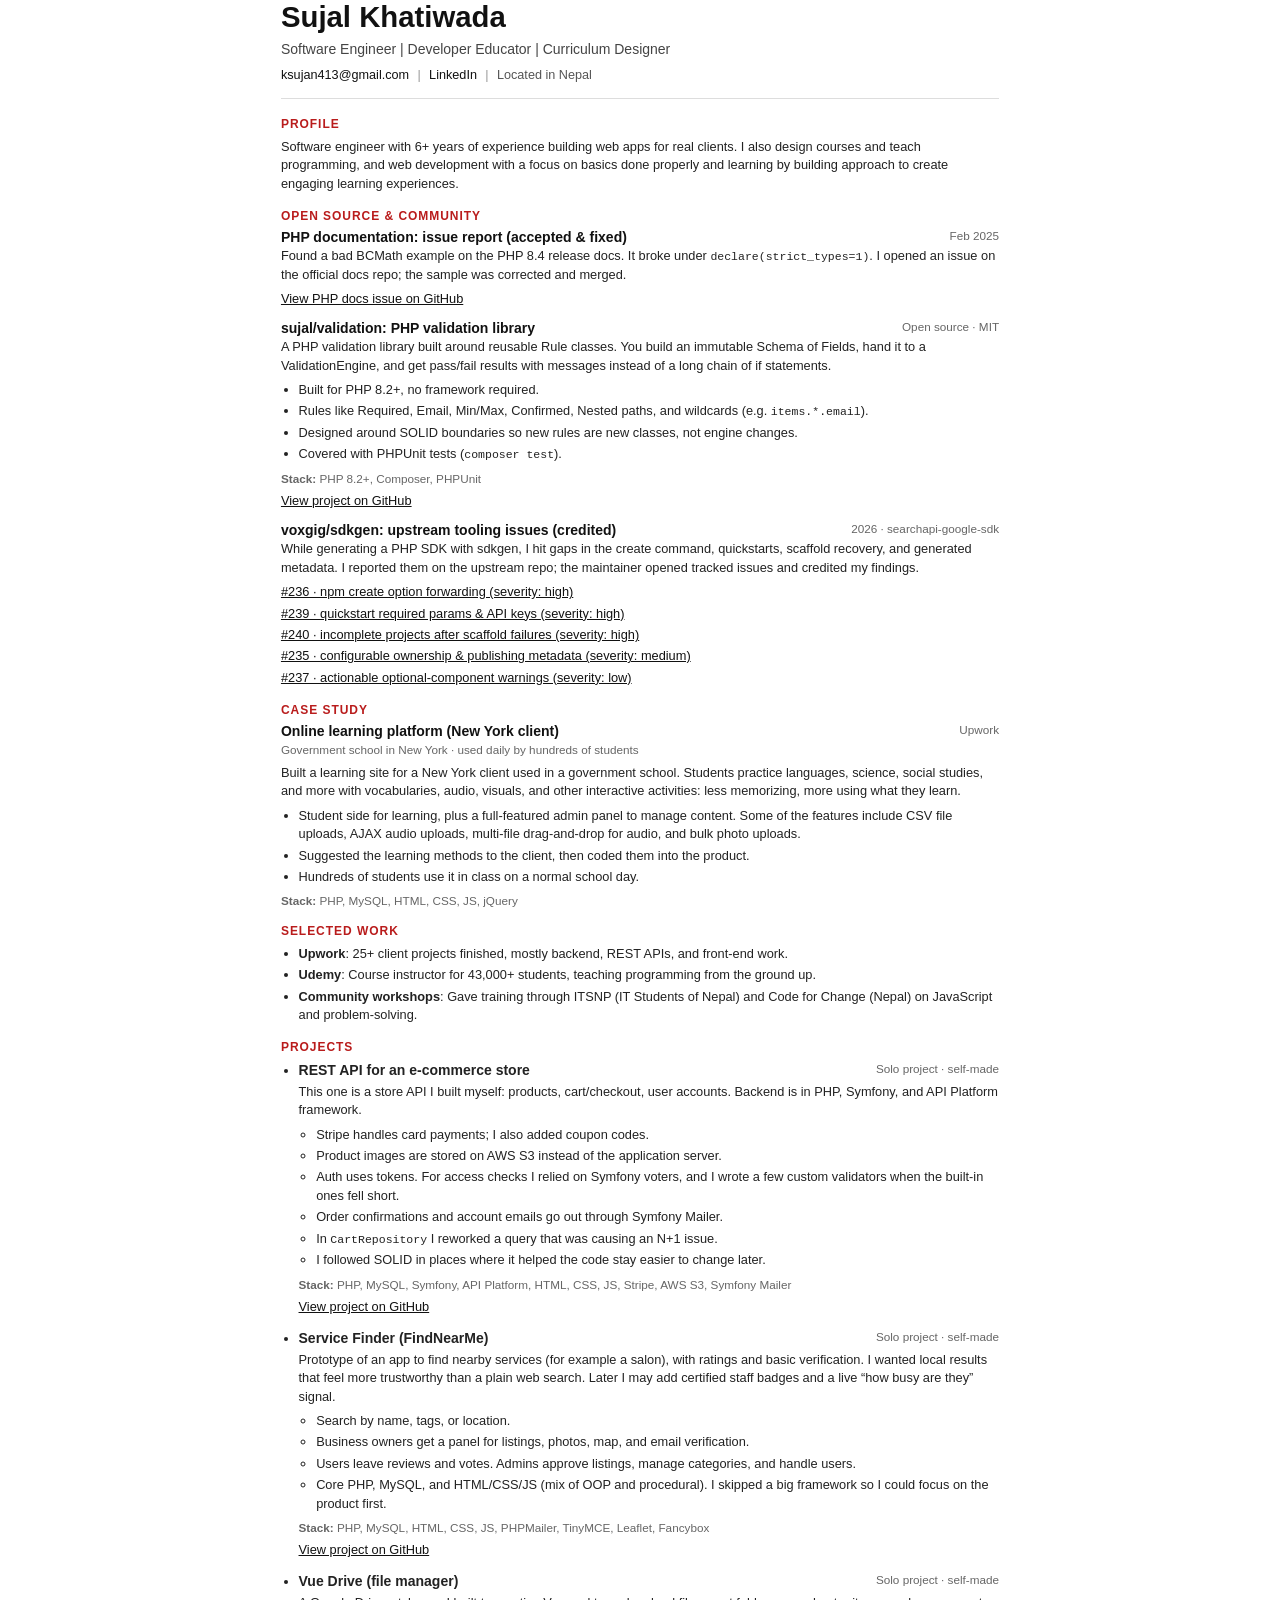
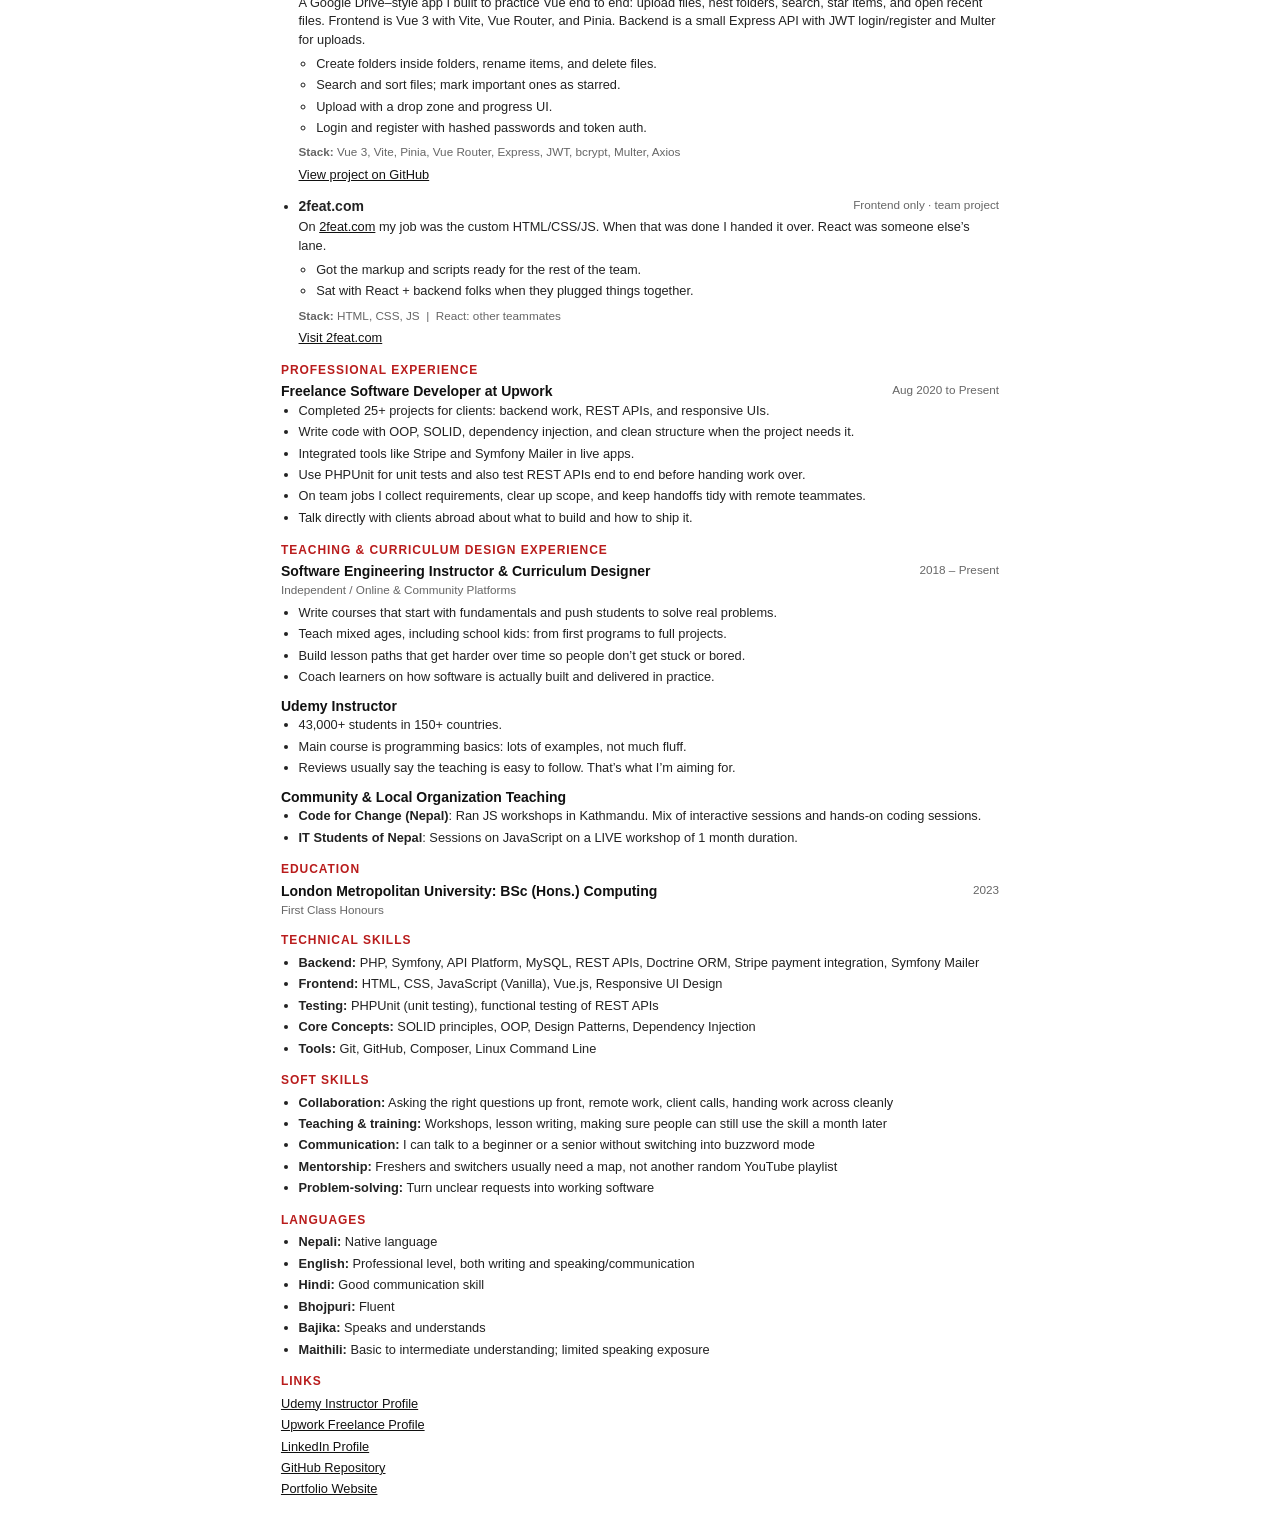
<file: files/.cv-print-temp.html>
<!DOCTYPE html>
<html lang="en">
<head>
<meta charset="UTF-8">
<meta name="viewport" content="width=device-width, initial-scale=1.0">
<title>Sujal Khatiwada — CV</title>
<style>
  @page {
    size: A4;
    margin: 14mm 14mm 16mm 14mm;
  }

  * { box-sizing: border-box; }

  html, body {
    margin: 0;
    padding: 0;
    background: #fff;
    color: #111;
    font-family: -apple-system, BlinkMacSystemFont, "Segoe UI", Helvetica, Arial, sans-serif;
    -webkit-print-color-adjust: exact;
    print-color-adjust: exact;
  }

  .sheet {
    max-width: 190mm;
    margin: 0 auto;
  }

  .cv-header {
    margin-bottom: 1.15rem;
    padding-bottom: .85rem;
    border-bottom: 1px solid #ddd;
  }

  .cv-name {
    margin: 0 0 .3rem;
    font-size: 22pt;
    font-weight: 800;
    line-height: 1.15;
  }

  .cv-role {
    margin: 0 0 .45rem;
    font-size: 10.5pt;
    font-weight: 500;
    color: #444;
  }

  .cv-contacts {
    margin: 0;
    font-size: 9.5pt;
    color: #555;
  }

  .cv-contacts a {
    color: #111;
    text-decoration: none;
  }

  .cv-sep {
    margin: 0 .3rem;
    color: #999;
  }

  .cv-section {
    margin-bottom: .95rem;
  }

  .cv-section-title {
    margin: 0 0 .4rem;
    font-size: 9pt;
    font-weight: 800;
    letter-spacing: .08em;
    text-transform: uppercase;
    color: #b91c1c;
    break-after: avoid;
    page-break-after: avoid;
  }

  p, li {
    font-size: 9.6pt;
    line-height: 1.45;
    color: #222;
  }

  p { margin: 0 0 .35rem; }

  ul {
    margin: 0 0 .35rem;
    padding-left: 1.1rem;
  }

  li { margin-bottom: .18rem; }

  .cv-entry,
  .cv-project {
    margin-bottom: .7rem;
  }

  .cv-entry-head {
    display: flex;
    flex-wrap: wrap;
    justify-content: space-between;
    gap: .2rem .8rem;
    margin-bottom: .15rem;
    break-after: avoid;
    page-break-after: avoid;
  }

  .cv-entry-head h5 {
    margin: 0;
    font-size: 10.5pt;
    font-weight: 700;
  }

  .cv-entry-date,
  .cv-entry-meta {
    font-size: 8.8pt;
    color: #666;
  }

  .cv-links {
    list-style: none;
    padding-left: 0;
  }

  .cv-links a {
    color: #111;
    text-decoration: underline;
    word-break: break-word;
  }

  .cv-links i { display: none; }

  a { color: #111; text-decoration: underline; }

  code {
    font-family: ui-monospace, SFMono-Regular, Menlo, Consolas, monospace;
    font-size: .9em;
  }
</style>
</head>
<body>
  <main class="sheet">
<div class="cv-header">
                    <h3 class="cv-name">Sujal Khatiwada</h3>
                    <p class="cv-role">Software Engineer | Developer Educator | Curriculum Designer</p>
                    <p class="cv-contacts">
                        <a href="mailto:ksujan413@gmail.com">ksujan413@gmail.com</a>
                        <span class="cv-sep">|</span>
                        <a href="https://www.linkedin.com/in/sujal-k-0b3b04126/" target="_blank" rel="noopener">LinkedIn</a>
                        <span class="cv-sep">|</span>
                        <span>Located in Nepal</span>
                    </p>
                </div>

                <section class="cv-section">
                    <h4 class="cv-section-title">Profile</h4>
                    <p>
                        Software engineer with 6+ years of experience building web apps for real clients.
                        I also design courses and teach programming, and web development with a focus on basics done properly
                        and learning by building approach to create engaging learning experiences.
                    </p>
                </section>

                <section class="cv-section">
                    <h4 class="cv-section-title">Open Source &amp; Community</h4>
                    <div class="cv-entry">
                        <div class="cv-entry-head">
                            <h5>PHP documentation: issue report (accepted &amp; fixed)</h5>
                            <span class="cv-entry-date">Feb 2025</span>
                        </div>
                        <p>
                            Found a bad BCMath example on the PHP 8.4 release docs. It broke under
                            <code>declare(strict_types=1)</code>. I opened an issue on the official docs repo;
                            the sample was corrected and merged.
                        </p>
                        <ul class="cv-links">
                            <li>
                                <a href="https://github.com/php/doc-en/issues/4466"
                                    target="_blank"
                                    rel="noopener"
                                    aria-label="View PHP documentation issue about BCMath example on GitHub">
                                    View PHP docs issue on GitHub
                                    <i class="fa-solid fa-arrow-up-right-from-square" aria-hidden="true"></i>
                                </a>
                            </li>
                        </ul>
                    </div>
                    <div class="cv-entry">
                        <div class="cv-entry-head">
                            <h5>sujal/validation: PHP validation library</h5>
                            <span class="cv-entry-date">Open source · MIT</span>
                        </div>
                        <p>
                            A PHP validation library built around reusable Rule classes.
                            You build an immutable Schema of Fields, hand it to a ValidationEngine,
                            and get pass/fail results with messages instead of a long chain of if statements.
                        </p>
                        <ul>
                            <li>Built for PHP 8.2+, no framework required.</li>
                            <li>Rules like Required, Email, Min/Max, Confirmed, Nested paths, and wildcards (e.g. <code>items.*.email</code>).</li>
                            <li>Designed around SOLID boundaries so new rules are new classes, not engine changes.</li>
                            <li>Covered with PHPUnit tests (<code>composer test</code>).</li>
                        </ul>
                        <p class="cv-entry-meta">
                            <strong>Stack:</strong> PHP 8.2+, Composer, PHPUnit
                        </p>
                        <ul class="cv-links">
                            <li>
                                <a href="https://github.com/sujalK/validation"
                                    target="_blank"
                                    rel="noopener"
                                    aria-label="View sujal/validation PHP library on GitHub">
                                    View project on GitHub
                                    <i class="fa-solid fa-arrow-up-right-from-square" aria-hidden="true"></i>
                                </a>
                            </li>
                        </ul>
                    </div>
                    <div class="cv-entry">
                        <div class="cv-entry-head">
                            <h5>voxgig/sdkgen: upstream tooling issues (credited)</h5>
                            <span class="cv-entry-date">2026 · searchapi-google-sdk</span>
                        </div>
                        <p>
                            While generating a PHP SDK with sdkgen, I hit gaps in the create command, quickstarts,
                            scaffold recovery, and generated metadata. I reported them on the upstream repo; the
                            maintainer opened tracked issues and credited my findings.
                        </p>
                        <ul class="cv-links">
                            <li>
                                <a href="https://github.com/voxgig/sdkgen/issues/236" target="_blank" rel="noopener">
                                    #236 · npm create option forwarding (severity: high)
                                    <i class="fa-solid fa-arrow-up-right-from-square" aria-hidden="true"></i>
                                </a>
                            </li>
                            <li>
                                <a href="https://github.com/voxgig/sdkgen/issues/239" target="_blank" rel="noopener">
                                    #239 · quickstart required params &amp; API keys (severity: high)
                                    <i class="fa-solid fa-arrow-up-right-from-square" aria-hidden="true"></i>
                                </a>
                            </li>
                            <li>
                                <a href="https://github.com/voxgig/sdkgen/issues/240" target="_blank" rel="noopener">
                                    #240 · incomplete projects after scaffold failures (severity: high)
                                    <i class="fa-solid fa-arrow-up-right-from-square" aria-hidden="true"></i>
                                </a>
                            </li>
                            <li>
                                <a href="https://github.com/voxgig/sdkgen/issues/235" target="_blank" rel="noopener">
                                    #235 · configurable ownership &amp; publishing metadata (severity: medium)
                                    <i class="fa-solid fa-arrow-up-right-from-square" aria-hidden="true"></i>
                                </a>
                            </li>
                            <li>
                                <a href="https://github.com/voxgig/sdkgen/issues/237" target="_blank" rel="noopener">
                                    #237 · actionable optional-component warnings (severity: low)
                                    <i class="fa-solid fa-arrow-up-right-from-square" aria-hidden="true"></i>
                                </a>
                            </li>
                        </ul>
                    </div>
                </section>

                <section class="cv-section">
                    <h4 class="cv-section-title">Case Study</h4>
                    <div class="cv-entry">
                        <div class="cv-entry-head">
                            <h5>Online learning platform (New York client)</h5>
                            <span class="cv-entry-date">Upwork</span>
                        </div>
                        <p class="cv-entry-meta">Government school in New York · used daily by hundreds of students</p>
                        <p>
                            Built a learning site for a New York client used in a government school. Students practice
                            languages, science, social studies, and more with vocabularies, audio, visuals, and other
                            interactive activities: less memorizing, more using what they learn.
                        </p>
                        <ul>
                            <li>Student side for learning, plus a full-featured admin panel to manage content. Some of the features include CSV file uploads, AJAX audio uploads, multi-file drag-and-drop for audio, and bulk photo uploads.</li>
                            <li>Suggested the learning methods to the client, then coded them into the product.</li>
                            <li>Hundreds of students use it in class on a normal school day.</li>
                        </ul>
                        <p class="cv-entry-meta">
                            <strong>Stack:</strong> PHP, MySQL, HTML, CSS, JS, jQuery
                        </p>
                    </div>
                </section>

                <section class="cv-section">
                    <h4 class="cv-section-title">Selected Work</h4>
                    <ul>
                        <li><strong>Upwork</strong>: 25+ client projects finished, mostly backend, REST APIs, and front-end work.</li>
                        <li><strong>Udemy</strong>: Course instructor for 43,000+ students, teaching programming from the ground up.</li>
                        <li><strong>Community workshops</strong>: Gave training through ITSNP (IT Students of Nepal) and Code for Change (Nepal) on JavaScript and problem-solving.</li>
                    </ul>
                </section>

                <section class="cv-section">
                    <h4 class="cv-section-title">Projects</h4>
                    <ul class="cv-projects">
                        <li class="cv-project">
                            <div class="cv-entry-head">
                                <h5>REST API for an e-commerce store</h5>
                                <span class="cv-entry-date">Solo project · self-made</span>
                            </div>
                            <p>
                                This one is a store API I built myself: products, cart/checkout, user accounts.
                                Backend is in PHP, Symfony, and API Platform framework.
                            </p>
                            <ul>
                                <li>Stripe handles card payments; I also added coupon codes.</li>
                                <li>Product images are stored on AWS S3 instead of the application server.</li>
                                <li>Auth uses tokens. For access checks I relied on Symfony voters, and I wrote a few custom validators when the built-in ones fell short.</li>
                                <li>Order confirmations and account emails go out through Symfony Mailer.</li>
                                <li>In <code>CartRepository</code> I reworked a query that was causing an N+1 issue.</li>
                                <li>I followed SOLID in places where it helped the code stay easier to change later.</li>
                            </ul>
                            <p class="cv-entry-meta">
                                <strong>Stack:</strong> PHP, MySQL, Symfony, API Platform, HTML, CSS, JS, Stripe, AWS S3, Symfony Mailer
                            </p>
                            <ul class="cv-links">
                                <li>
                                    <a href="https://github.com/sujalK/ecommerce-api" target="_blank" rel="noopener">
                                        View project on GitHub
                                        <i class="fa-solid fa-arrow-up-right-from-square" aria-hidden="true"></i>
                                    </a>
                                </li>
                            </ul>
                        </li>

                        <li class="cv-project">
                            <div class="cv-entry-head">
                                <h5>Service Finder (FindNearMe)</h5>
                                <span class="cv-entry-date">Solo project · self-made</span>
                            </div>
                            <p>
                                Prototype of an app to find nearby services (for example a salon),
                                with ratings and basic verification. I wanted local results that feel
                                more trustworthy than a plain web search. Later I may add certified
                                staff badges and a live “how busy are they” signal.
                            </p>
                            <ul>
                                <li>Search by name, tags, or location.</li>
                                <li>Business owners get a panel for listings, photos, map, and email verification.</li>
                                <li>Users leave reviews and votes. Admins approve listings, manage categories, and handle users.</li>
                                <li>Core PHP, MySQL, and HTML/CSS/JS (mix of OOP and procedural). I skipped a big framework so I could focus on the product first.</li>
                            </ul>
                            <p class="cv-entry-meta">
                                <strong>Stack:</strong> PHP, MySQL, HTML, CSS, JS, PHPMailer, TinyMCE, Leaflet, Fancybox
                            </p>
                            <ul class="cv-links">
                                <li>
                                    <a href="https://github.com/sujalK/ServiceFinder" target="_blank" rel="noopener">
                                        View project on GitHub
                                        <i class="fa-solid fa-arrow-up-right-from-square" aria-hidden="true"></i>
                                    </a>
                                </li>
                            </ul>
                        </li>

                        <li class="cv-project">
                            <div class="cv-entry-head">
                                <h5>Vue Drive (file manager)</h5>
                                <span class="cv-entry-date">Solo project · self-made</span>
                            </div>
                            <p>
                                A Google Drive–style app I built to practice Vue end to end:
                                upload files, nest folders, search, star items, and open recent files.
                                Frontend is Vue 3 with Vite, Vue Router, and Pinia.
                                Backend is a small Express API with JWT login/register and Multer for uploads.
                            </p>
                            <ul>
                                <li>Create folders inside folders, rename items, and delete files.</li>
                                <li>Search and sort files; mark important ones as starred.</li>
                                <li>Upload with a drop zone and progress UI.</li>
                                <li>Login and register with hashed passwords and token auth.</li>
                            </ul>
                            <p class="cv-entry-meta">
                                <strong>Stack:</strong> Vue 3, Vite, Pinia, Vue Router, Express, JWT, bcrypt, Multer, Axios
                            </p>
                            <ul class="cv-links">
                                <li>
                                    <a href="https://github.com/sujalK/vue-drive" target="_blank" rel="noopener">
                                        View project on GitHub
                                        <i class="fa-solid fa-arrow-up-right-from-square" aria-hidden="true"></i>
                                    </a>
                                </li>
                            </ul>
                        </li>

                        <li class="cv-project">
                            <div class="cv-entry-head">
                                <h5>2feat.com</h5>
                                <span class="cv-entry-date">Frontend only · team project</span>
                            </div>
                            <p>
                                On
                                <a href="https://2feat.com" target="_blank" rel="noopener">2feat.com</a>
                                my job was the custom HTML/CSS/JS. When that was done I handed it over.
                                React was someone else’s lane.
                            </p>
                            <ul>
                                <li>Got the markup and scripts ready for the rest of the team.</li>
                                <li>Sat with React + backend folks when they plugged things together.</li>
                            </ul>
                            <p class="cv-entry-meta">
                                <strong>Stack:</strong> HTML, CSS, JS &nbsp;|&nbsp; React: other teammates
                            </p>
                            <ul class="cv-links">
                                <li>
                                    <a href="https://2feat.com" target="_blank" rel="noopener">
                                        Visit 2feat.com
                                        <i class="fa-solid fa-arrow-up-right-from-square" aria-hidden="true"></i>
                                    </a>
                                </li>
                            </ul>
                        </li>
                    </ul>
                </section>

                <section class="cv-section">
                    <h4 class="cv-section-title">Professional Experience</h4>
                    <div class="cv-entry">
                        <div class="cv-entry-head">
                            <h5>Freelance Software Developer at Upwork</h5>
                            <span class="cv-entry-date">Aug 2020 to Present</span>
                        </div>
                        <ul>
                            <li>Completed 25+ projects for clients: backend work, REST APIs, and responsive UIs.</li>
                            <li>Write code with OOP, SOLID, dependency injection, and clean structure when the project needs it.</li>
                            <li>Integrated tools like Stripe and Symfony Mailer in live apps.</li>
                            <li>Use PHPUnit for unit tests and also test REST APIs end to end before handing work over.</li>
                            <li>On team jobs I collect requirements, clear up scope, and keep handoffs tidy with remote teammates.</li>
                            <li>Talk directly with clients abroad about what to build and how to ship it.</li>
                        </ul>
                    </div>
                </section>

                <section class="cv-section">
                    <h4 class="cv-section-title">Teaching &amp; Curriculum Design Experience</h4>
                    <div class="cv-entry">
                        <div class="cv-entry-head">
                            <h5>Software Engineering Instructor &amp; Curriculum Designer</h5>
                            <span class="cv-entry-date">2018 – Present</span>
                        </div>
                        <p class="cv-entry-meta">Independent / Online &amp; Community Platforms</p>
                        <ul>
                            <li>Write courses that start with fundamentals and push students to solve real problems.</li>
                            <li>Teach mixed ages, including school kids: from first programs to full projects.</li>
                            <li>Build lesson paths that get harder over time so people don’t get stuck or bored.</li>
                            <li>Coach learners on how software is actually built and delivered in practice.</li>
                        </ul>
                    </div>
                    <div class="cv-entry">
                        <div class="cv-entry-head">
                            <h5>Udemy Instructor</h5>
                        </div>
                        <ul>
                            <li>43,000+ students in 150+ countries.</li>
                            <li>Main course is programming basics: lots of examples, not much fluff.</li>
                            <li>Reviews usually say the teaching is easy to follow. That’s what I’m aiming for.</li>
                        </ul>
                    </div>
                    <div class="cv-entry">
                        <div class="cv-entry-head">
                            <h5>Community &amp; Local Organization Teaching</h5>
                        </div>
                        <ul>
                            <li><strong>Code for Change (Nepal)</strong>: Ran JS workshops in Kathmandu. Mix of interactive sessions and hands-on coding sessions.</li>
                            <li><strong>IT Students of Nepal</strong>: Sessions on JavaScript on a LIVE workshop of 1 month duration.</li>
                        </ul>
                    </div>
                </section>

                <section class="cv-section">
                    <h4 class="cv-section-title">Education</h4>
                    <div class="cv-entry">
                        <div class="cv-entry-head">
                            <h5>London Metropolitan University: BSc (Hons.) Computing</h5>
                            <span class="cv-entry-date">2023</span>
                        </div>
                        <p class="cv-entry-meta">First Class Honours</p>
                    </div>
                </section>

                <section class="cv-section">
                    <h4 class="cv-section-title">Technical Skills</h4>
                    <ul class="cv-skills">
                        <li><strong>Backend:</strong> PHP, Symfony, API Platform, MySQL, REST APIs, Doctrine ORM, Stripe payment integration, Symfony Mailer</li>
                        <li><strong>Frontend:</strong> HTML, CSS, JavaScript (Vanilla), Vue.js, Responsive UI Design</li>
                        <li><strong>Testing:</strong> PHPUnit (unit testing), functional testing of REST APIs</li>
                        <li><strong>Core Concepts:</strong> SOLID principles, OOP, Design Patterns, Dependency Injection</li>
                        <li><strong>Tools:</strong> Git, GitHub, Composer, Linux Command Line</li>
                    </ul>
                </section>

                <section class="cv-section">
                    <h4 class="cv-section-title">Soft Skills</h4>
                    <ul class="cv-skills">
                        <li><strong>Collaboration:</strong> Asking the right questions up front, remote work, client calls, handing work across cleanly</li>
                        <li><strong>Teaching &amp; training:</strong> Workshops, lesson writing, making sure people can still use the skill a month later</li>
                        <li><strong>Communication:</strong> I can talk to a beginner or a senior without switching into buzzword mode</li>
                        <li><strong>Mentorship:</strong> Freshers and switchers usually need a map, not another random YouTube playlist</li>
                        <li><strong>Problem-solving:</strong> Turn unclear requests into working software</li>
                    </ul>
                </section>

                <section class="cv-section">
                    <h4 class="cv-section-title">Languages</h4>
                    <ul class="cv-skills">
                        <li><strong>Nepali:</strong> Native language</li>
                        <li><strong>English:</strong> Professional level, both writing and speaking/communication</li>
                        <li><strong>Hindi:</strong> Good communication skill</li>
                        <li><strong>Bhojpuri:</strong> Fluent</li>
                        <li><strong>Bajika:</strong> Speaks and understands</li>
                        <li><strong>Maithili:</strong> Basic to intermediate understanding; limited speaking exposure</li>
                    </ul>
                </section>

                <section class="cv-section">
                    <h4 class="cv-section-title">Links</h4>
                    <ul class="cv-links">
                        <li>
                            <a href="https://www.udemy.com/user/sujal-12/" target="_blank" rel="noopener">
                                Udemy Instructor Profile
                                <i class="fa-solid fa-arrow-up-right-from-square" aria-hidden="true"></i>
                            </a>
                        </li>
                        <li>
                            <a href="https://www.upwork.com/freelancers/~01d616780dda5599a9" target="_blank" rel="noopener">
                                Upwork Freelance Profile
                                <i class="fa-solid fa-arrow-up-right-from-square" aria-hidden="true"></i>
                            </a>
                        </li>
                        <li>
                            <a href="https://www.linkedin.com/in/sujal-k-0b3b04126/" target="_blank" rel="noopener">
                                LinkedIn Profile
                                <i class="fa-solid fa-arrow-up-right-from-square" aria-hidden="true"></i>
                            </a>
                        </li>
                        <li>
                            <a href="https://github.com/sujalK" target="_blank" rel="noopener">
                                GitHub Repository
                                <i class="fa-solid fa-arrow-up-right-from-square" aria-hidden="true"></i>
                            </a>
                        </li>
                        <li>
                            <a href="https://sujalk.github.io/portfolio" target="_blank" rel="noopener">
                                Portfolio Website
                                <i class="fa-solid fa-arrow-up-right-from-square" aria-hidden="true"></i>
                            </a>
                        </li>
                    </ul>
                </section>
  </main>
</body>
</html>
</file>
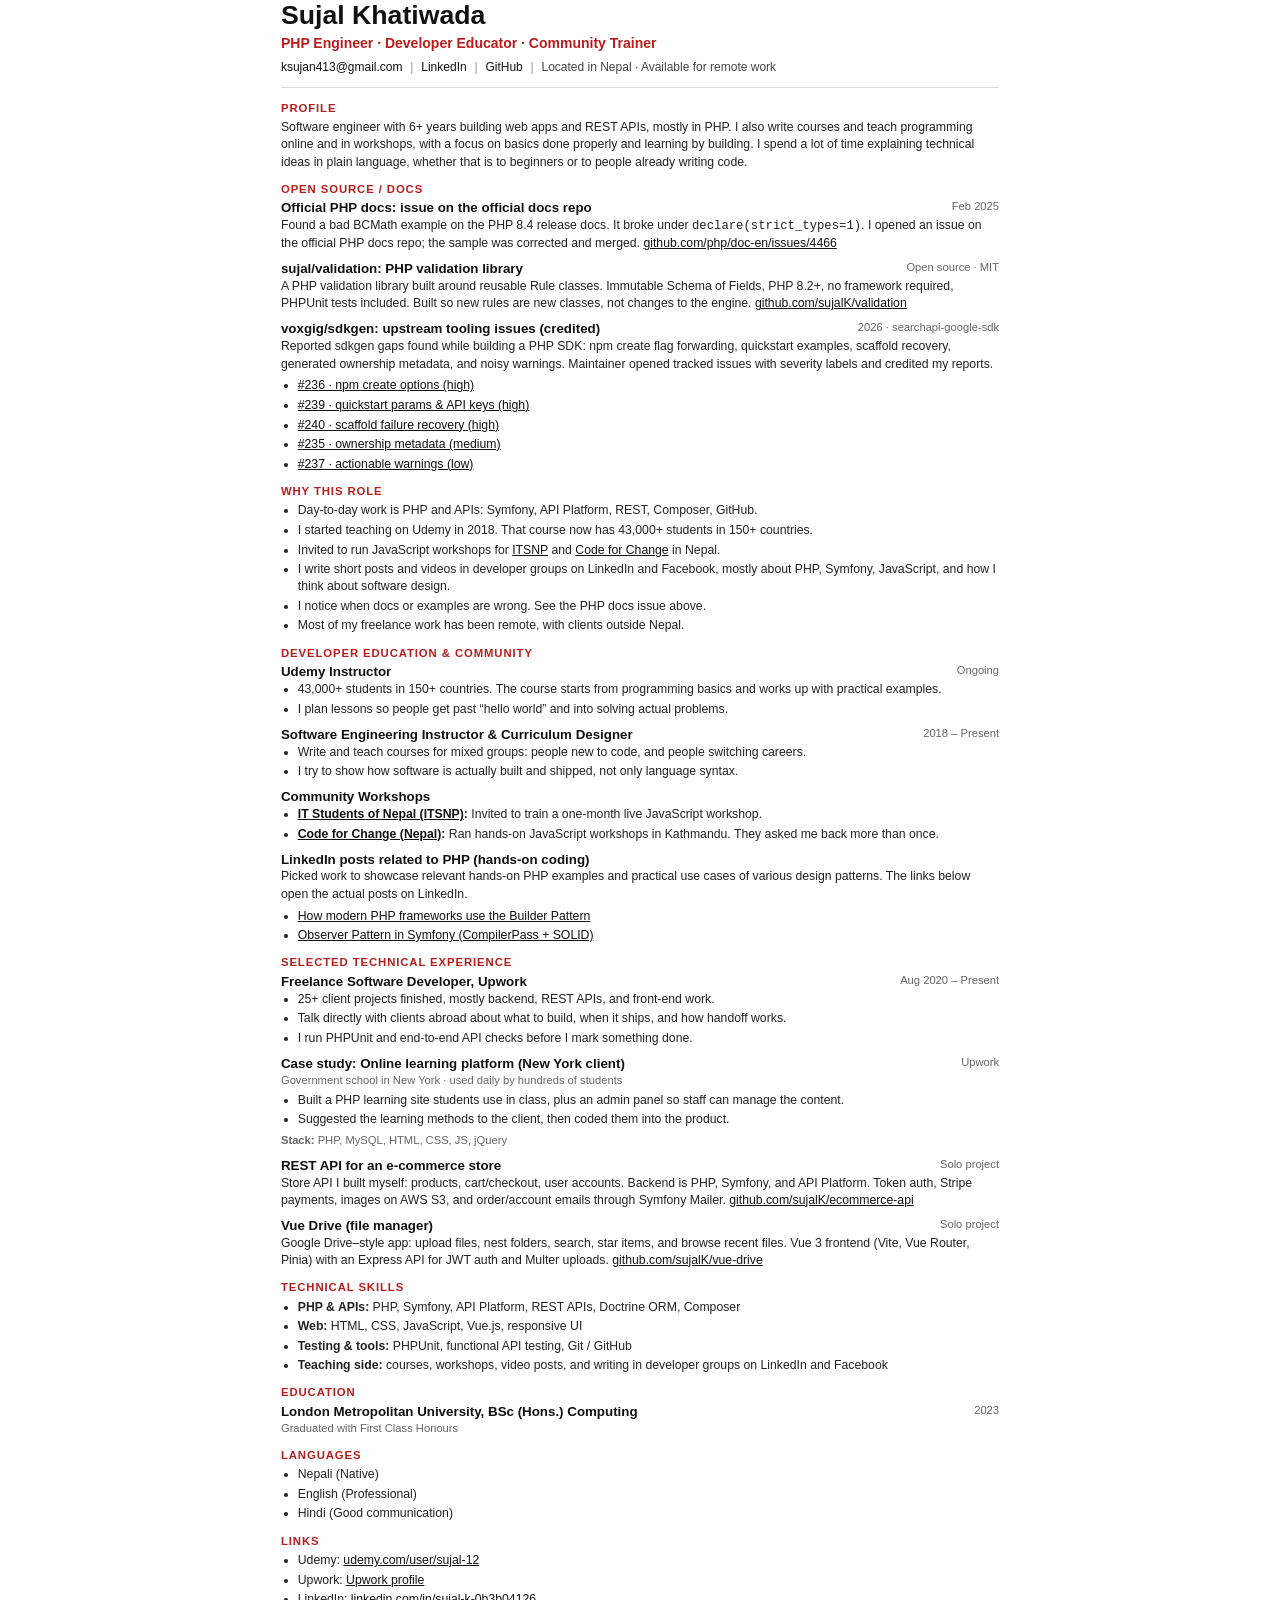
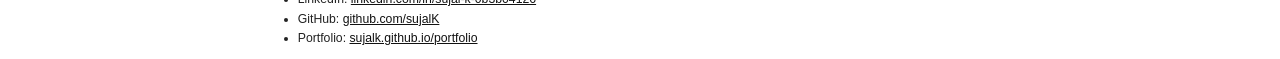
<file: files/Sujal-Khatiwada-PHP-Developer-Advocate-Resume.html>
<!DOCTYPE html>
<html lang="en">
<head>
<meta charset="UTF-8">
<meta name="viewport" content="width=device-width, initial-scale=1.0">
<title>Sujal Khatiwada (PHP Developer Advocate) Resume</title>
<style>
  @page { size: A4; margin: 12mm 12mm 14mm 12mm; }
  * { box-sizing: border-box; }
  html, body {
    margin: 0;
    padding: 0;
    background: #fff;
    color: #111;
    font-family: -apple-system, BlinkMacSystemFont, "Segoe UI", Helvetica, Arial, sans-serif;
    -webkit-print-color-adjust: exact;
    print-color-adjust: exact;
  }
  .sheet { max-width: 190mm; margin: 0 auto; }
  .header { margin-bottom: 0.85rem; padding-bottom: 0.7rem; border-bottom: 1.5px solid #ddd; }
  .name { margin: 0 0 0.2rem; font-size: 20pt; font-weight: 800; line-height: 1.15; }
  .role { margin: 0 0 0.35rem; font-size: 10.5pt; font-weight: 600; color: #b91c1c; }
  .contacts { margin: 0; font-size: 9pt; color: #444; }
  .contacts a { color: #111; text-decoration: none; }
  .sep { margin: 0 0.28rem; color: #999; }
  .section { margin-bottom: 0.75rem; }
  .section-title {
    margin: 0 0 0.35rem;
    font-size: 8.5pt;
    font-weight: 800;
    letter-spacing: 0.08em;
    text-transform: uppercase;
    color: #b91c1c;
  }
  p, li { font-size: 9.2pt; line-height: 1.4; color: #222; }
  p { margin: 0 0 0.3rem; }
  ul { margin: 0 0 0.3rem; padding-left: 1.05rem; }
  li { margin-bottom: 0.15rem; }
  .entry { margin-bottom: 0.55rem; }
  .entry-head {
    display: flex;
    flex-wrap: wrap;
    justify-content: space-between;
    gap: 0.15rem 0.7rem;
    margin-bottom: 0.12rem;
  }
  .entry-head h3 { margin: 0; font-size: 10pt; font-weight: 700; }
  .date, .meta { font-size: 8.4pt; color: #666; }
  .meta { margin: 0 0 0.2rem; }
  a { color: #111; text-decoration: underline; }
  .two-col {
    display: grid;
    grid-template-columns: 1fr 1fr;
    gap: 0.35rem 1.2rem;
  }
</style>
</head>
<body>
<main class="sheet">
  <header class="header">
    <h1 class="name">Sujal Khatiwada</h1>
    <p class="role">PHP Engineer · Developer Educator · Community Trainer</p>
    <p class="contacts">
      <a href="mailto:ksujan413@gmail.com">ksujan413@gmail.com</a>
      <span class="sep">|</span>
      <a href="https://www.linkedin.com/in/sujal-k-0b3b04126/">LinkedIn</a>
      <span class="sep">|</span>
      <a href="https://github.com/sujalK">GitHub</a>
      <span class="sep">|</span>
      Located in Nepal · Available for remote work
    </p>
  </header>

  <section class="section">
    <h2 class="section-title">Profile</h2>
    <p>
      Software engineer with 6+ years building web apps and REST APIs, mostly in PHP.
      I also write courses and teach programming online and in workshops, with a focus on
      basics done properly and learning by building. I spend a lot of time explaining technical
      ideas in plain language, whether that is to beginners or to people already writing code.
    </p>
  </section>

  <section class="section">
    <h2 class="section-title">Open Source / Docs</h2>
    <div class="entry">
      <div class="entry-head">
        <h3>Official PHP docs: issue on the official docs repo</h3>
        <span class="date">Feb 2025</span>
      </div>
      <p>
        Found a bad BCMath example on the PHP 8.4 release docs. It broke under
        <code>declare(strict_types=1)</code>. I opened an issue on the official PHP docs repo;
        the sample was corrected and merged.
        <a href="https://github.com/php/doc-en/issues/4466">github.com/php/doc-en/issues/4466</a>
      </p>
    </div>
    <div class="entry">
      <div class="entry-head">
        <h3>sujal/validation: PHP validation library</h3>
        <span class="date">Open source · MIT</span>
      </div>
      <p>
        A PHP validation library built around reusable Rule classes.
        Immutable Schema of Fields, PHP 8.2+, no framework required, PHPUnit tests included.
        Built so new rules are new classes, not changes to the engine.
        <a href="https://github.com/sujalK/validation">github.com/sujalK/validation</a>
      </p>
    </div>
    <div class="entry">
      <div class="entry-head">
        <h3>voxgig/sdkgen: upstream tooling issues (credited)</h3>
        <span class="date">2026 · searchapi-google-sdk</span>
      </div>
      <p>
        Reported sdkgen gaps found while building a PHP SDK: npm create flag forwarding,
        quickstart examples, scaffold recovery, generated ownership metadata, and noisy warnings.
        Maintainer opened tracked issues with severity labels and credited my reports.
      </p>
      <ul>
        <li><a href="https://github.com/voxgig/sdkgen/issues/236">#236 · npm create options (high)</a></li>
        <li><a href="https://github.com/voxgig/sdkgen/issues/239">#239 · quickstart params &amp; API keys (high)</a></li>
        <li><a href="https://github.com/voxgig/sdkgen/issues/240">#240 · scaffold failure recovery (high)</a></li>
        <li><a href="https://github.com/voxgig/sdkgen/issues/235">#235 · ownership metadata (medium)</a></li>
        <li><a href="https://github.com/voxgig/sdkgen/issues/237">#237 · actionable warnings (low)</a></li>
      </ul>
    </div>
  </section>

  <section class="section">
    <h2 class="section-title">Why this role</h2>
    <ul>
      <li>Day-to-day work is PHP and APIs: Symfony, API Platform, REST, Composer, GitHub.</li>
      <li>I started teaching on Udemy in 2018. That course now has 43,000+ students in 150+ countries.</li>
      <li>Invited to run JavaScript workshops for <a href="https://www.facebook.com/groups/itsnporg">ITSNP</a> and <a href="https://www.facebook.com/CodeForChangeNepal/">Code for Change</a> in Nepal.</li>
      <li>I write short posts and videos in developer groups on LinkedIn and Facebook, mostly about PHP, Symfony, JavaScript, and how I think about software design.</li>
      <li>I notice when docs or examples are wrong. See the PHP docs issue above.</li>
      <li>Most of my freelance work has been remote, with clients outside Nepal.</li>
    </ul>
  </section>

  <section class="section">
    <h2 class="section-title">Developer Education &amp; Community</h2>
    <div class="entry">
      <div class="entry-head">
        <h3>Udemy Instructor</h3>
        <span class="date">Ongoing</span>
      </div>
      <ul>
        <li>43,000+ students in 150+ countries. The course starts from programming basics and works up with practical examples.</li>
        <li>I plan lessons so people get past “hello world” and into solving actual problems.</li>
      </ul>
    </div>
    <div class="entry">
      <div class="entry-head">
        <h3>Software Engineering Instructor &amp; Curriculum Designer</h3>
        <span class="date">2018 – Present</span>
      </div>
      <ul>
        <li>Write and teach courses for mixed groups: people new to code, and people switching careers.</li>
        <li>I try to show how software is actually built and shipped, not only language syntax.</li>
      </ul>
    </div>
    <div class="entry">
      <div class="entry-head">
        <h3>Community Workshops</h3>
      </div>
      <ul>
        <li><strong><a href="https://www.facebook.com/groups/itsnporg">IT Students of Nepal (ITSNP)</a>:</strong> Invited to train a one-month live JavaScript workshop.</li>
        <li><strong><a href="https://www.facebook.com/CodeForChangeNepal/">Code for Change (Nepal)</a>:</strong> Ran hands-on JavaScript workshops in Kathmandu. They asked me back more than once.</li>
      </ul>
    </div>
    <div class="entry">
      <div class="entry-head">
        <h3>LinkedIn posts related to PHP (hands-on coding)</h3>
      </div>
      <p>
        Picked work to showcase relevant hands-on PHP examples and practical use cases of various design patterns.
        The links below open the actual posts on LinkedIn.
      </p>
      <ul>
        <li><a href="https://www.linkedin.com/feed/update/urn:li:activity:7344085766219681793/">How modern PHP frameworks use the Builder Pattern</a></li>
        <li><a href="https://www.linkedin.com/feed/update/urn:li:activity:7346369972400439296/">Observer Pattern in Symfony (CompilerPass + SOLID)</a></li>
      </ul>
    </div>
  </section>

  <section class="section">
    <h2 class="section-title">Selected Technical Experience</h2>
    <div class="entry">
      <div class="entry-head">
        <h3>Freelance Software Developer, Upwork</h3>
        <span class="date">Aug 2020 – Present</span>
      </div>
      <ul>
        <li>25+ client projects finished, mostly backend, REST APIs, and front-end work.</li>
        <li>Talk directly with clients abroad about what to build, when it ships, and how handoff works.</li>
        <li>I run PHPUnit and end-to-end API checks before I mark something done.</li>
      </ul>
    </div>
    <div class="entry">
      <div class="entry-head">
        <h3>Case study: Online learning platform (New York client)</h3>
        <span class="date">Upwork</span>
      </div>
      <p class="meta">Government school in New York · used daily by hundreds of students</p>
      <ul>
        <li>Built a PHP learning site students use in class, plus an admin panel so staff can manage the content.</li>
        <li>Suggested the learning methods to the client, then coded them into the product.</li>
      </ul>
      <p class="meta"><strong>Stack:</strong> PHP, MySQL, HTML, CSS, JS, jQuery</p>
    </div>
    <div class="entry">
      <div class="entry-head">
        <h3>REST API for an e-commerce store</h3>
        <span class="date">Solo project</span>
      </div>
      <p>
        Store API I built myself: products, cart/checkout, user accounts.
        Backend is PHP, Symfony, and API Platform. Token auth, Stripe payments,
        images on AWS S3, and order/account emails through Symfony Mailer.
        <a href="https://github.com/sujalK/ecommerce-api">github.com/sujalK/ecommerce-api</a>
      </p>
    </div>
    <div class="entry">
      <div class="entry-head">
        <h3>Vue Drive (file manager)</h3>
        <span class="date">Solo project</span>
      </div>
      <p>
        Google Drive–style app: upload files, nest folders, search, star items, and browse recent files.
        Vue 3 frontend (Vite, Vue Router, Pinia) with an Express API for JWT auth and Multer uploads.
        <a href="https://github.com/sujalK/vue-drive">github.com/sujalK/vue-drive</a>
      </p>
    </div>
  </section>

  <section class="section">
    <h2 class="section-title">Technical Skills</h2>
    <ul>
      <li><strong>PHP &amp; APIs:</strong> PHP, Symfony, API Platform, REST APIs, Doctrine ORM, Composer</li>
      <li><strong>Web:</strong> HTML, CSS, JavaScript, Vue.js, responsive UI</li>
      <li><strong>Testing &amp; tools:</strong> PHPUnit, functional API testing, Git / GitHub</li>
      <li><strong>Teaching side:</strong> courses, workshops, video posts, and writing in developer groups on LinkedIn and Facebook</li>
    </ul>
  </section>

  <section class="section">
    <h2 class="section-title">Education</h2>
    <div class="entry">
      <div class="entry-head">
        <h3>London Metropolitan University, BSc (Hons.) Computing</h3>
        <span class="date">2023</span>
      </div>
      <p class="meta">Graduated with First Class Honours</p>
    </div>
  </section>

  <section class="section">
    <h2 class="section-title">Languages</h2>
    <ul>
      <li>Nepali (Native)</li>
      <li>English (Professional)</li>
      <li>Hindi (Good communication)</li>
    </ul>
  </section>

  <section class="section">
    <h2 class="section-title">Links</h2>
    <ul>
      <li>Udemy: <a href="https://www.udemy.com/user/sujal-12/">udemy.com/user/sujal-12</a></li>
      <li>Upwork: <a href="https://www.upwork.com/freelancers/~01d616780dda5599a9">Upwork profile</a></li>
      <li>LinkedIn: <a href="https://www.linkedin.com/in/sujal-k-0b3b04126/">linkedin.com/in/sujal-k-0b3b04126</a></li>
      <li>GitHub: <a href="https://github.com/sujalK">github.com/sujalK</a></li>
      <li>Portfolio: <a href="https://sujalk.github.io/portfolio">sujalk.github.io/portfolio</a></li>
    </ul>
  </section>
</main>
</body>
</html>
</file>
